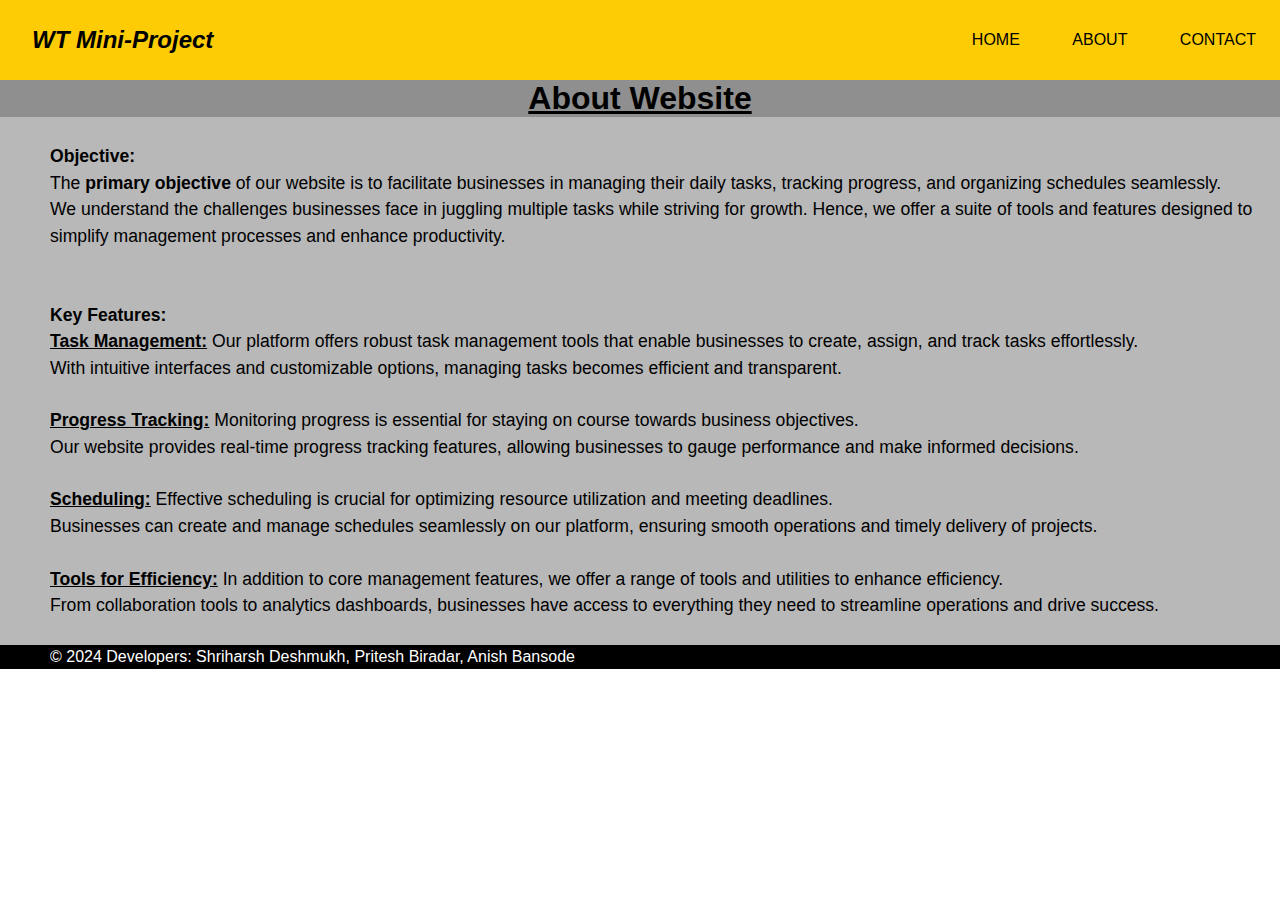
<file: About.html>
<!DOCTYPE html>
<html lang="en">
<head>
    <meta charset="UTF-8">
    <meta name="viewport" content="width=device-width, initial-scale=1.0">
    <title>Home</title>
    <link rel="stylesheet" href="style.css">
</head>
<body>
    <nav>
        <div class="logo">WT Mini-Project</div>
        <div class="nav-item">
            <a href="/">HOME</a>
            <a href="/General Pages/About.html">ABOUT</a>
            <a href="/General Pages/Contact.html">CONTACT</a>
        </div>
    </nav>
    <h1 style="text-align: center; background-color: rgb(143, 143, 143);"><u>About Website</u></h1>
    <div class="column-1">
        <p> <br><b>Objective:</b> 
            <br>The <b>primary objective</b> of our website is to facilitate businesses in managing their 
            daily tasks, tracking progress, and organizing schedules seamlessly. <br>We understand 
            the challenges businesses face in juggling multiple tasks while striving for growth.
             Hence, we offer a suite of tools and features designed to simplify management 
             processes and enhance productivity.
            <br>
            <br>
            <br>

            <b>Key Features:</b> <br>
            <u><b>Task Management:</b></u> Our platform offers robust task management tools that 
            enable businesses to create, assign, and track tasks effortlessly. <br>With intuitive 
            interfaces and customizable options, managing tasks becomes efficient and transparent.
            <br><br>
            <u><b>Progress Tracking:</b></u> Monitoring progress is essential for staying on course
             towards business objectives. <br>Our website provides real-time progress tracking features, 
             allowing businesses to gauge performance and make informed decisions.
            <br><br>
            <u><b>Scheduling:</b></u> Effective scheduling is crucial for optimizing resource 
            utilization and meeting deadlines. <br>Businesses can create and manage schedules seamlessly
             on our platform, ensuring smooth operations and timely delivery of projects.
            <br><br>
            <u><b>Tools for Efficiency:</b></u>  In addition to core management features, we offer 
            a range of tools and utilities to enhance efficiency. <br>From collaboration tools to 
            analytics dashboards, businesses have access to everything they need to streamline 
            operations and drive success.
            <br><br>
        </p>
    </div>

    <div class="column-2">
        <p> &copy; 2024 Developers: Shriharsh Deshmukh, Pritesh Biradar, Anish Bansode
        </p>
    </div>

</body>
</html>
</file>
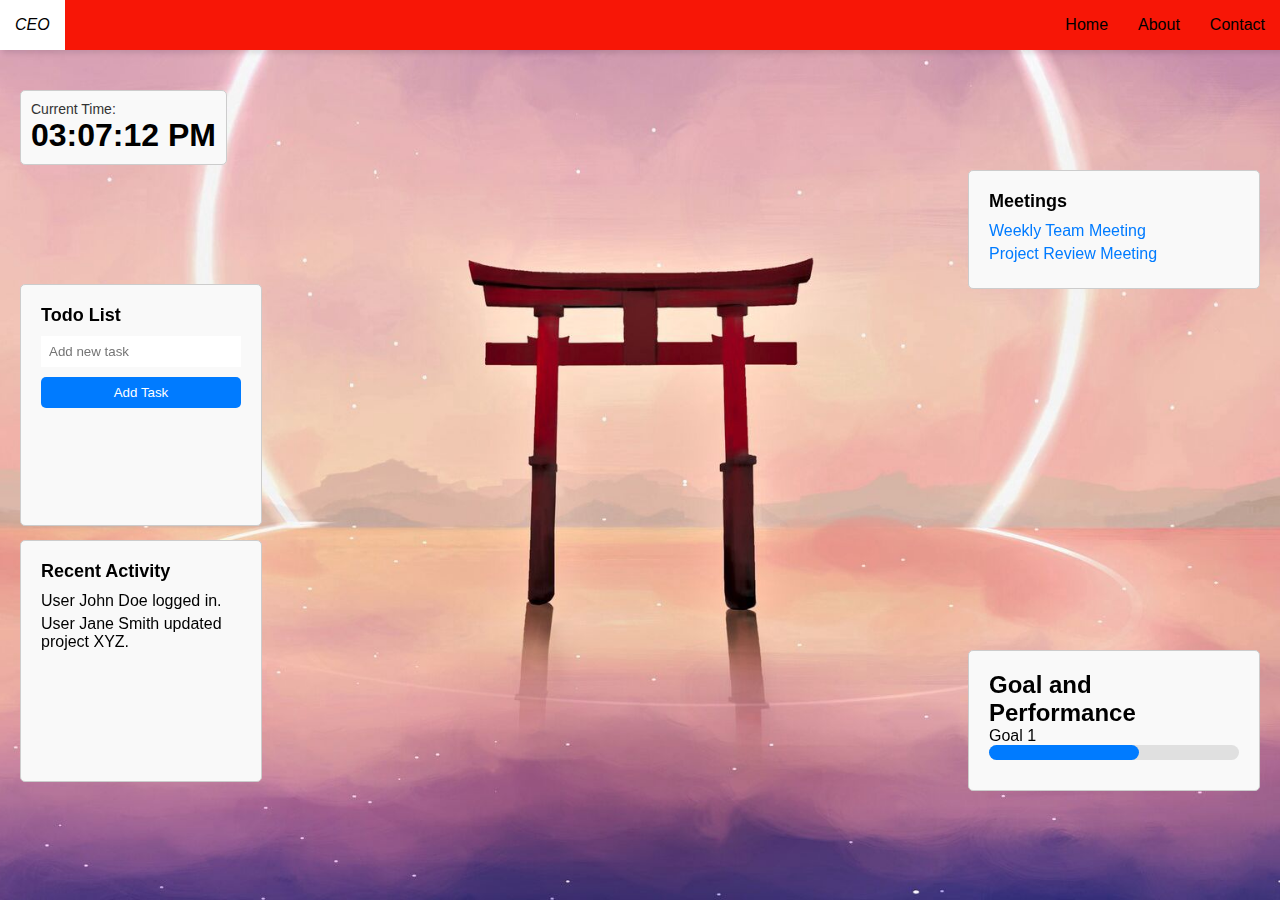
<file: ceo.html>
<!DOCTYPE html>
<html lang="en">
<head>
    <meta charset="UTF-8">
    <meta name="viewport" content="width=device-width, initial-scale=1.0">
    <title>Employee</title>
    <link rel="stylesheet" href="c.styles.css">
</head>
<body>
    <nav>
            <ul  class="menu">
                <li><i><a href="#">CEO</a></i></li>
                <li><a href="/">Home</a></li>
                <li><a href="/General Pages/About.html">About</a></li>
                <li><a href="/General Pages/Contact.html">Contact</a></li>
            </ul>
        
    </nav>

    <div class="time-zone">
        <p>Current Time:</p>
        <h1><span id="currentTime"></span></h1>

        <script>
            function updateTime() {
              var now = new Date();
              var hours = now.getHours();
              var minutes = now.getMinutes();
              var seconds = now.getSeconds();
              var ampm = hours >= 12 ? 'PM' : 'AM'; 
              hours = hours % 12;
              hours = hours ? hours : 12;
              
              hours = (hours < 10) ? "0" + hours : hours;
              minutes = (minutes < 10) ? "0" + minutes : minutes;
              seconds = (seconds < 10) ? "0" + seconds : seconds;
              
              var timeString = hours + ":" + minutes + ":" + seconds + " " + ampm;
              
              document.getElementById("currentTime").textContent = timeString;
            }
            
            // Updater:
            setInterval(updateTime, 1000);
            
            // initialization:
            updateTime();
            </script>
    </div>

    <div class="todo-container">
        <h2>Todo List</h2>
        <input type="text" id="taskInput" placeholder="Add new task">
        <button onclick="addTask()">Add Task</button>
        <ul id="taskList"></ul>
    </div>

    <div class="activity-box">
        <h2>Recent Activity</h2>
        <ul id="activityList">
            <li>User John Doe logged in.</li>
            <li>User Jane Smith updated project XYZ.</li>
            <!-- Add more activity items as needed -->
        </ul>
    </div>

    <div class="meeting-section">
        <h2>Meetings</h2>
        <ul id="meetingList">
            <li><a href="#">Weekly Team Meeting</a></li>
            <li><a href="#">Project Review Meeting</a></li>
            <!-- Add more meeting links as needed -->
        </ul>
    </div>

    <!-- Goal and Performance Box -->
<!-- Goal and Performance Box -->
<div class="goal-performance-box">
    <h2>Goal and Performance</h2>
    <div class="goal">
        <p>Goal 1</p>
        <div class="progress-bar">
            <div class="progress"></div>
        </div>
    </div>
    <!-- Add more goals or performance indicators as needed -->
</div>



    <script src="script.js"></script>   
<script src="script.js"></script>
</body>
</html>
</file>
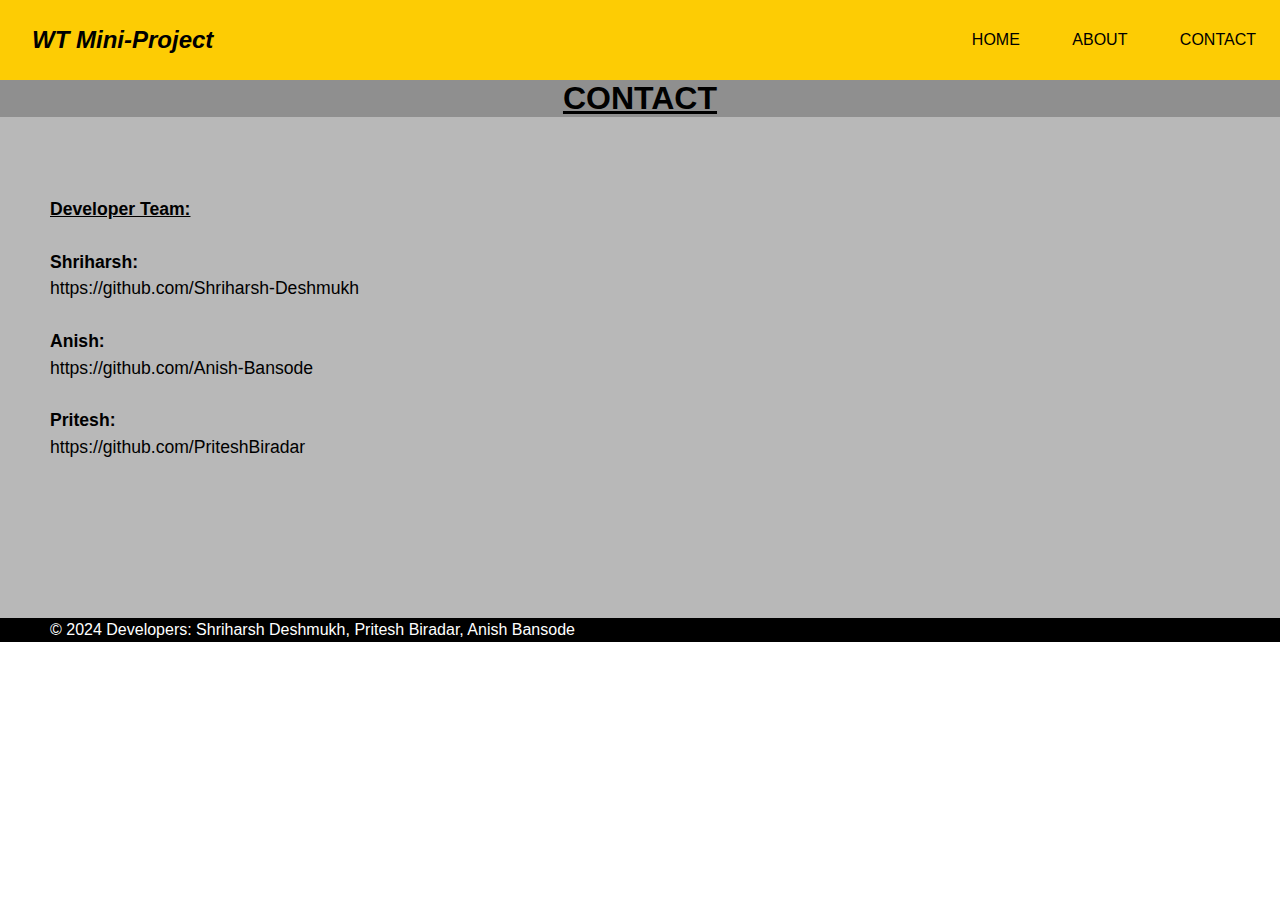
<file: Contact.html>
<!DOCTYPE html>
<html lang="en">
<head>
    <meta charset="UTF-8">
    <meta name="viewport" content="width=device-width, initial-scale=1.0">
    <title>Home</title>
    <link rel="stylesheet" href="style.css">
</head>
<body>
    <nav>
        <div class="logo">WT Mini-Project</div>
        <div class="nav-item">
            <a href="/">HOME</a>
            <a href="/General Pages/About.html">ABOUT</a>
            <a href="/General Pages/Contact.html">CONTACT</a>
        </div>
    </nav>
    <h1 style="text-align: center; background-color: rgb(143, 143, 143);"><u>CONTACT</u></h1>
    <div class="column-1">
        <p> <br><br><br><b><u>Developer Team:</u></b><br><br>
        <b>Shriharsh:</b><br>https://github.com/Shriharsh-Deshmukh <br><br>
        <b>Anish:</b><br>https://github.com/Anish-Bansode <br><br>
        <b>Pritesh:</b><br>https://github.com/PriteshBiradar <br>

        <br><br><br><br><br><br>    
        </p>
    </div>

    <div class="column-2">
        <p> &copy; 2024 Developers: Shriharsh Deshmukh, Pritesh Biradar, Anish Bansode
        </p>
    </div>

</body>
</html>
</file>
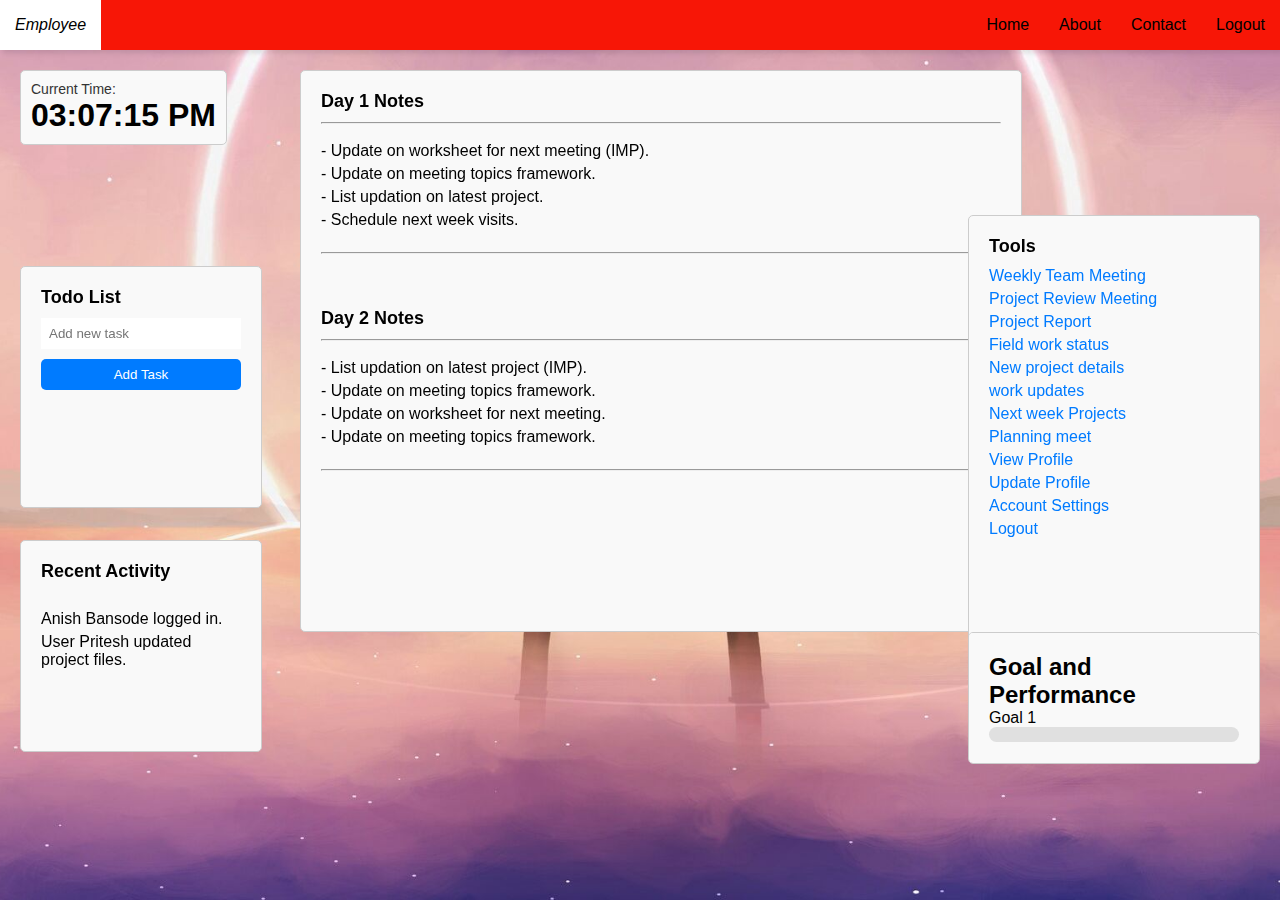
<file: employee.html>
<!DOCTYPE html>
<html lang="en">
<head>
    <meta charset="UTF-8">
    <meta name="viewport" content="width=device-width, initial-scale=1.0">
    <title>Employee</title>
    <link rel="stylesheet" href="e.styles.css">
</head>
<body>
    <nav>
            <ul  class="menu">
                <li><i><a href="#">Employee</a></i></li>
                <li><a href="/">Home</a></li>
                <li><a href="/General Pages/About.html">About</a></li>
                <li><a href="/General Pages/Contact.html">Contact</a></li>
                <li><a href="/">Logout</a></li>
            </ul>
        
    </nav>

    <div class="time-zone">
        <p>Current Time:</p>
        <h1><span id="currentTime"></span></h1>

        <script>
            function updateTime() {
              var now = new Date();
              var hours = now.getHours();
              var minutes = now.getMinutes();
              var seconds = now.getSeconds();
              var ampm = hours >= 12 ? 'PM' : 'AM'; 
              hours = hours % 12;
              hours = hours ? hours : 12;
              
              hours = (hours < 10) ? "0" + hours : hours;
              minutes = (minutes < 10) ? "0" + minutes : minutes;
              seconds = (seconds < 10) ? "0" + seconds : seconds;
              
              var timeString = hours + ":" + minutes + ":" + seconds + " " + ampm;
              
              document.getElementById("currentTime").textContent = timeString;
            }
            
            // Updater:
            setInterval(updateTime, 1000);
            
            // initialization:
            updateTime();
            </script>
    </div>

    <div class="todo-container">
        <h2>Todo List</h2>
        <input type="text" id="taskInput" placeholder="Add new task">
        <button onclick="addTask()">Add Task</button>
        <ul id="taskList"></ul>
    </div>

    <div class="activity-box">
        <h2>Recent Activity</h2><br>
        <ul id="activityList">
            <li>Anish Bansode logged in.</li>
            <li>User Pritesh updated project files.</li>
        </ul>
    </div>

    <div class="notes-box">
        <h2>Day 1 Notes</h2>
        <hr><br>
        <ul id="activityList">
            <li>- Update on worksheet for next meeting (IMP).</li>
            <li>- Update on meeting topics framework.</li>
            <li>- List updation on latest project.</li>
            <li>- Schedule next week visits.</li>
        </ul><br><hr><br><br><br>

        <h2>Day 2 Notes</h2>
        <hr><br>
        <ul id="activityList">
            <li>- List updation on latest project (IMP).</li>
            <li>- Update on meeting topics framework.</li>
            <li>- Update on worksheet for next meeting.</li>
            <li>- Update on meeting topics framework.</li>
        </ul><br><hr>

    </div>

    <div class="meeting-section">
        <h2>Tools</h2>
        <ul id="meetingList">
            <li><a href="#">Weekly Team Meeting</a></li>
            <li><a href="#">Project Review Meeting</a></li>
            <li><a href="#">Project Report</a></li>
            <li><a href="#">Field work status</a></li>
            <li><a href="#">New project details</a></li>
            <li><a href="#">work updates</a></li>
            <li><a href="#">Next week Projects</a></li>
            <li><a href="#">Planning meet</a></li>
            <li><a href="#">View Profile</a></li>
            <li><a href="#">Update Profile</a></li>
            <li><a href="#">Account Settings</a></li>
            <li><a href="/">Logout</a></li>
        </ul>
    </div>

<div class="goal-performance-box">
    <h2>Goal and Performance</h2>
    <div class="goal">
        <p>Goal 1</p>
        <div class="progress-bar">
            <div class="progress"></div>
        </div>
    </div>
</div>



    <script src="script.js"></script>   
<script src="script.js"></script>
</body>
</html>
</file>
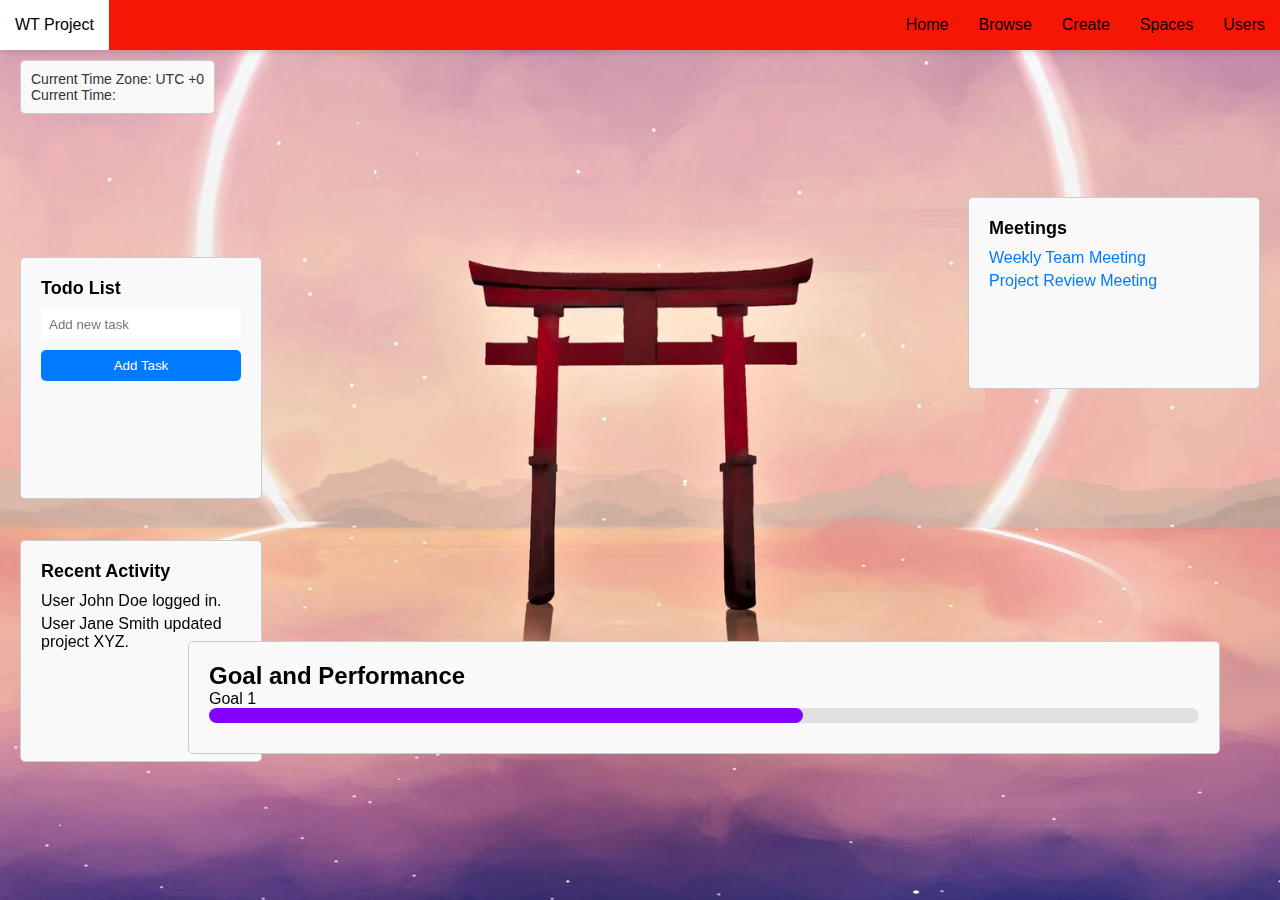
<file: Empyee.html>
<!DOCTYPE html>
<html lang="en">
<head>
    <meta charset="UTF-8">
    <meta name="viewport" content="width=device-width, initial-scale=1.0">
    <title>Employee</title>
    <link rel="stylesheet" href="styles.css">
</head>
<body>
    <nav>
        <ul  class="menu">
            <li><a href="#">WT Project</a></li>
            <li><a href="#">Home</a></li>
            <li><a href="#">Browse</a></li>
            <li><a href="#">Create</a></li>
            <li><a href="#">Spaces</a></li>
            <li><a href="#">Users</a></li>
           
        </ul>
        
    </nav>

    <div class="time-zone">
        <p>Current Time Zone: UTC +0</p>
        <!-- You can dynamically update the time using JavaScript if needed -->
        <p>Current Time: <span id="currentTime"></span></p>
    </div>

    <div class="todo-container">
        <h2>Todo List</h2>
        <input type="text" id="taskInput" placeholder="Add new task">
        <button onclick="addTask()">Add Task</button>
        <ul id="taskList"></ul>
    </div>

    <div class="activity-box">
        <h2>Recent Activity</h2>
        <ul id="activityList">
            <li>User John Doe logged in.</li>
            <li>User Jane Smith updated project XYZ.</li>
            <!-- Add more activity items as needed -->
        </ul>
    </div>

    <div class="meeting-section">
        <h2>Meetings</h2>
        <ul id="meetingList">
            <li><a href="#">Weekly Team Meeting</a></li>
            <li><a href="#">Project Review Meeting</a></li>
            <!-- Add more meeting links as needed -->
        </ul>
    </div>

    <!-- Goal and Performance Box -->
<!-- Goal and Performance Box -->
<div class="goal-performance-box">
    <h2>Goal and Performance</h2>
    <div class="goal">
        <p>Goal 1</p>
        <div class="progress-bar">
            <div class="progress"></div>
        </div>
    </div>
    <!-- Add more goals or performance indicators as needed -->
</div>



    <script src="script.js"></script>   
<script src="script.js"></script>
</body>
</html>
</file>
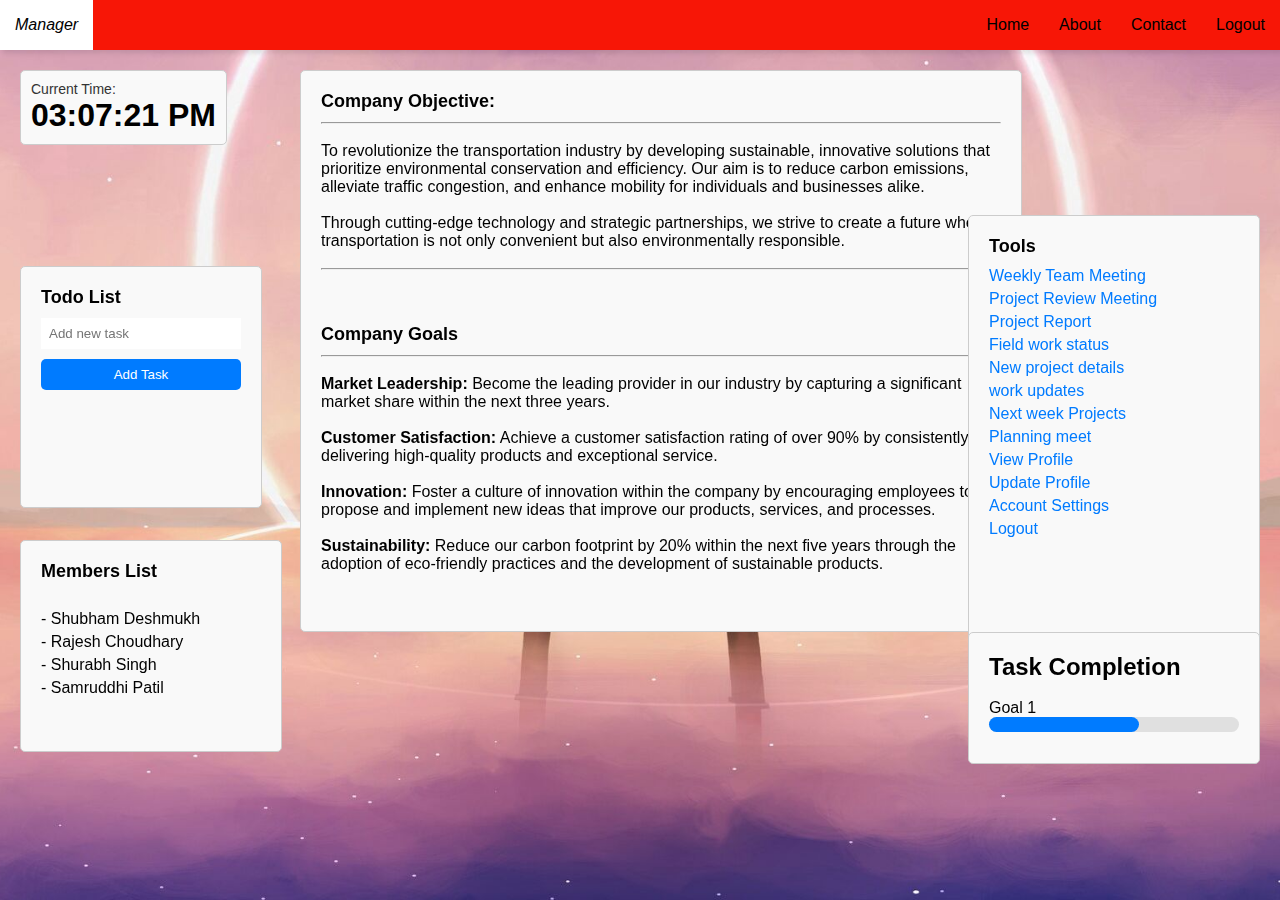
<file: manager.html>
<!DOCTYPE html>
<html lang="en">
<head>
    <meta charset="UTF-8">
    <meta name="viewport" content="width=device-width, initial-scale=1.0">
    <title>Manager Dashboard</title>
    <link rel="stylesheet" href="m.styles.css">
</head>
<body>
    <nav>
            <ul  class="menu">
                <li><i><a href="#">Manager</a></i></li>
                <li><a href="/">Home</a></li>
                <li><a href="/General Pages/About.html">About</a></li>
                <li><a href="/General Pages/Contact.html">Contact</a></li>
                <li><a href="/">Logout</a></li>
            </ul>
        
    </nav>

    <div class="time-zone">
        <p>Current Time:</p>
        <h1><span id="currentTime"></span></h1>

        <script>
            function updateTime() {
              var now = new Date();
              var hours = now.getHours();
              var minutes = now.getMinutes();
              var seconds = now.getSeconds();
              var ampm = hours >= 12 ? 'PM' : 'AM'; 
              hours = hours % 12;
              hours = hours ? hours : 12;
              
              hours = (hours < 10) ? "0" + hours : hours;
              minutes = (minutes < 10) ? "0" + minutes : minutes;
              seconds = (seconds < 10) ? "0" + seconds : seconds;
              
              var timeString = hours + ":" + minutes + ":" + seconds + " " + ampm;
              
              document.getElementById("currentTime").textContent = timeString;
            }
            
            // Updater:
            setInterval(updateTime, 1000);
            
            // initialization:
            updateTime();
            </script>
    </div>

    <div class="todo-container">
        <h2>Todo List</h2>
        <input type="text" id="taskInput" placeholder="Add new task">
        <button onclick="addTask()">Add Task</button>
        <ul id="taskList"></ul>
    </div>

    <div class="activity-box">
        <h2>Members List</h2><br>
        <ul id="activityList">
            <li>- Shubham Deshmukh</li>
            <li>- Rajesh Choudhary</li>
            <li>- Shurabh Singh</li>
            <li>- Samruddhi Patil</li>
        </ul>
    </div>

    <div class="notes-box">
        <h2>Company Objective:</h2>
        <hr><br>
        <p>To revolutionize the transportation industry by developing sustainable, 
            innovative solutions that prioritize environmental conservation and efficiency.
            Our aim is to reduce carbon emissions, alleviate traffic congestion, 
            and enhance mobility for individuals and businesses alike. <br><br>Through 
            cutting-edge technology and strategic partnerships, we strive to create
            a future where transportation is not only convenient but also environmentally
            responsible.</p><br><hr><br><br><br>

        <h2>Company Goals</h2>
        <hr><br>
        <p> <b>Market Leadership:</b> Become the leading provider in our industry by capturing a significant market share within the next three years.
            <br> <br>
            <b>Customer Satisfaction:</b> Achieve a customer satisfaction rating of over 90% by consistently delivering high-quality products and exceptional service.
            <br> <br>
            <b>Innovation:</b> Foster a culture of innovation within the company by encouraging employees to propose and implement new ideas that improve our products, services, and processes.
            <br> <br>   
            <b>Sustainability:</b> Reduce our carbon footprint by 20% within the next five years through the adoption of eco-friendly practices and the development of sustainable products.
        </p>
    </div>

    <div class="meeting-section">
        <h2>Tools</h2>
        <ul id="meetingList">
            <li><a href="#">Weekly Team Meeting</a></li>
            <li><a href="#">Project Review Meeting</a></li>
            <li><a href="#">Project Report</a></li>
            <li><a href="#">Field work status</a></li>
            <li><a href="#">New project details</a></li>
            <li><a href="#">work updates</a></li>
            <li><a href="#">Next week Projects</a></li>
            <li><a href="#">Planning meet</a></li>
            <li><a href="#">View Profile</a></li>
            <li><a href="#">Update Profile</a></li>
            <li><a href="#">Account Settings</a></li>
            <li><a href="/">Logout</a></li>
        </ul>
    </div>

<div class="goal-performance-box">
    <h2>Task Completion</h2>
    <br>
    <div class="goal">
        <p>Goal 1</p>
        <div class="progress-bar">
            <div class="progress"></div>
        </div>
    </div>
</div>



    <script src="script.js"></script>   
<script src="script.js"></script>
</body>
</html>
</file>
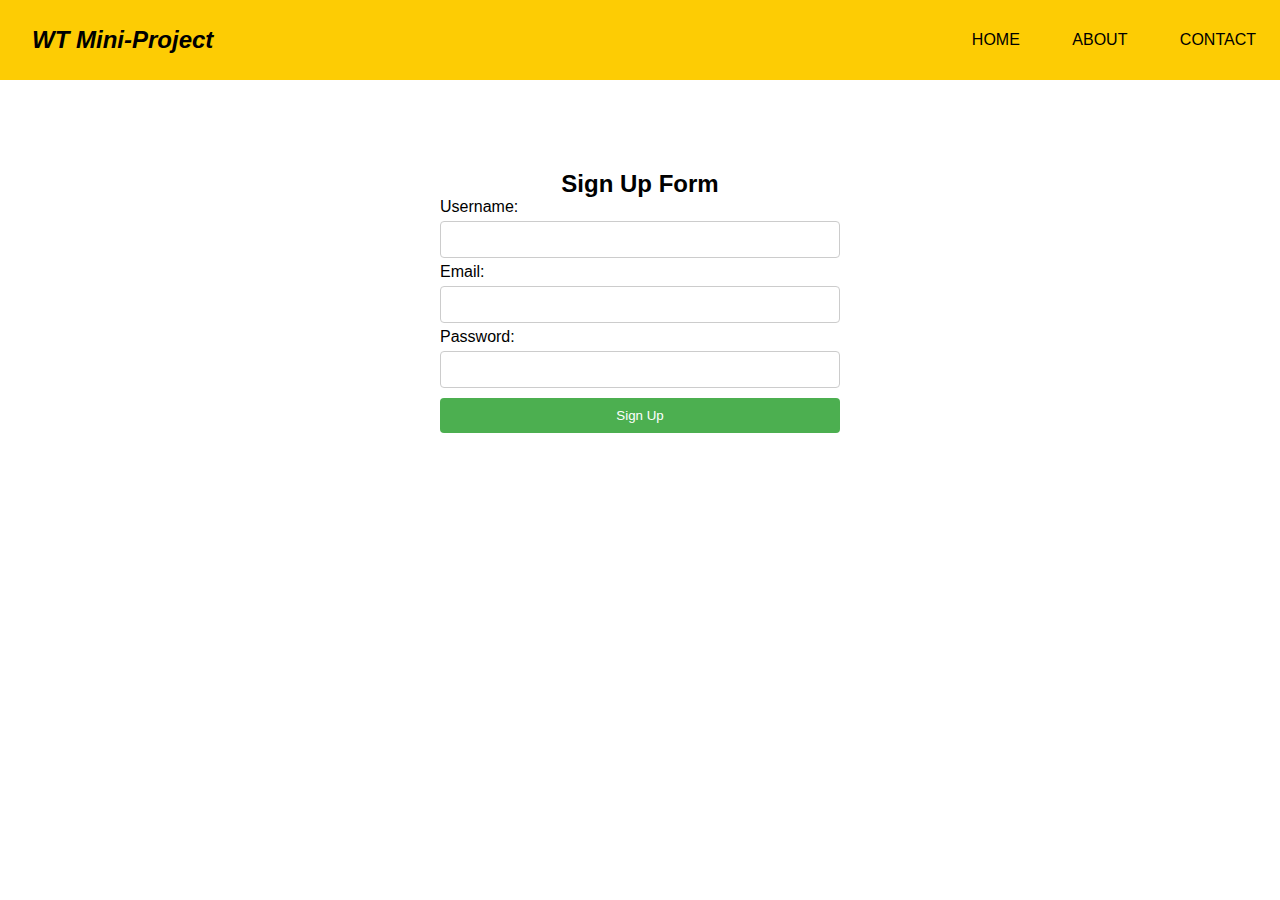
<file: Signup.html>
<!DOCTYPE html>
<html lang="en">
<head>
<meta charset="UTF-8">
<meta name="viewport" content="width=device-width, initial-scale=1.0">
<title>Sign Up Form</title>
<style>
    form {
        max-width: 400px;
        margin: 0 auto;
    }
    input[type="text"], input[type="email"], input[type="password"] {
        width: 100%;
        padding: 10px;
        margin: 5px 0;
        border: 1px solid #ccc;
        border-radius: 4px;
        box-sizing: border-box;
    }
    input[type="submit"] {
        width: 100%;
        background-color: #4CAF50;
        color: white;
        padding: 10px;
        margin: 5px 0;
        border: none;
        border-radius: 4px;
        cursor: pointer;
    }
    nav {
    height: 80px;
    background: #fdcc04;
    display: flex;
    justify-content: space-between;
    align-items: center;
    padding: 0rem calc((100vw - 1300px)/2);
}

.logo {
    color: #000;
    font-size: 1.5rem;
    font-weight: bold;
    font-style: italic;
    padding: 0 2rem;
}

nav a {
    text-decoration: none;
    color: #000;
    padding: 0 1.5rem;
}

nav a:hover {
    color: #ffffff;
}
*{
    box-sizing: border-box;
    margin:0;
    padding: 0;
    font-family: 'Trebuchet MS', 'Lucida Sans Unicode', 'Lucida Grande', 'Lucida Sans', Arial, sans-serif;
    
}


</style>
</head>
<body>
    <nav>
        <div class="logo">WT Mini-Project</div>
        <div class="nav-item">
            <a href="/">HOME</a>
            <a href="/General Pages/About.html">ABOUT</a>
            <a href="/General Pages/Contact.html">CONTACT</a>
        </div>
    </nav>

    
<br><br><br><br><br>
<h2 style="text-align: center;">Sign Up Form</h2>

<form id="signup-form">
    <label for="username">Username:</label>
    <input type="text" id="username" name="username" required>

    <label for="email">Email:</label>
    <input type="email" id="email" name="email" required>

    <label for="password">Password:</label>
    <input type="password" id="password" name="password" required>

    <input type="submit" value="Sign Up">
</form>

<script>
    document.getElementById("signup-form").addEventListener("submit", function(event) {
        event.preventDefault(); 
        
        
        var username = document.getElementById("username").value;
        var email = document.getElementById("email").value;
        var password = document.getElementById("password").value;

       
        var user = {
            username: username,
            email: email,
            password: password
        };

    
        localStorage.setItem("user", JSON.stringify(user));

    
        document.getElementById("signup-form").reset();

    
        alert("Sign up successful! User details saved locally.");

    
    });
</script>

</body>
</html>
</file>
<file: style.css>
*{
    box-sizing: border-box;
    margin:0;
    padding: 0;
    font-family: 'Trebuchet MS', 'Lucida Sans Unicode', 'Lucida Grande', 'Lucida Sans', Arial, sans-serif;
}

nav {
    height: 80px;
    background: #fdcc04;
    display: flex;
    justify-content: space-between;
    align-items: center;
    padding: 0rem calc((100vw - 1300px)/2);
}

.logo {
    color: #000;
    font-size: 1.5rem;
    font-weight: bold;
    font-style: italic;
    padding: 0 2rem;
}

nav a {
    text-decoration: none;
    color: #000;
    padding: 0 1.5rem;
}

nav a:hover {
    color: #ffffff;
}


.hero {
    background: #fdcc04;
}
.hero-container {
    display: grid;
    grid-template-columns: 1fr 1fr;
    height: 95vh;
    padding: 3rem calc((100vw - 1300px)/2);
}

.column-left {
    display: flex;
    flex-direction: column;
    justify-content: center;
    align-content: center;
    color: #000;
    padding: 0rem 2rem;
}

.column-left h1 {
    margin-bottom: 1rem;
    font-size: 4.8rem;
}

.column-left p {
    margin-bottom: 2rem;
    font-size: 1.5rem;
    line-height: 1.5;
}

button {
    padding: 1rem 3rem;
    font-size: 1rem;
    border: none;
    color: #fdcc04;
    background: #000;
    cursor:pointer;
    border-radius: 50px;
}

button:hover {
    background: #fff;
    color: #000;
}

.column-right {
    display: flex;
    justify-content: center;
    align-content: center;
    padding: 0rem 2rem;
}



.hero-image {
    width: 100%;
    height: 100%;
}

@media screen and (max-width: 768px) {
    .hero-container {
        grid-template-columns: 1fr;
    }
}

.column-1 p {
    margin-bottom: 0rem;
    font-size: 1.1rem;
    line-height: 1.5;
    padding: 0 0 0 50px;
    background: #b8b8b8;
}

.column-2 p {
    font-size: 1.0rem;
    line-height: 1.5;
    padding: 0 0 0 50px;
    background: #000000;
    color: #fff;
}
</file>
<file: c.styles.css>
*
{
    padding: 0;
    margin: 0;
}
body
{
    min-width: 100%;
    min-height: 100vh;
    
    font-family: 'Segoe UI', Tahoma, Geneva, Verdana, sans-serif;
    background-image:  url(wallpaper.jpg); 
    background-position : center; 
    background-size: cover;
    background-repeat: none;

}
nav
{
    background-color: #f71606;
    box-shadow: 3px 3px 5px rgba(0, 0, 0, 0.1);
    
}

nav ul{
    width: 100%;
    
    list-style: none;
    display: flex;
    justify-content: flex-end;
    align-items: center;

}
nav li
{
    height: 50px;
}

nav a
{
    height: 100%;
    text-decoration:none;
    padding: 0 15px;
    display: flex;
    align-items: center;
    color: #000;
    
}

nav a:hover
{
    background-color: white;    
}

nav li:first-child
{
    margin-right:auto;
}

/* styles.css */

body {
    font-family: Arial, sans-serif;
}

/* Updated CSS */

/* Navbar styles */
#navbarList {
    list-style-type: none;
    margin: 0;
    padding: 0;
    background-color: #333;
    overflow: hidden;
}

#navbarList li {
    float: left;
}

#navbarList li a {
    display: block;
    color: white;
    text-align: center;
    padding: 14px 16px;
    text-decoration: none;
}

#navbarList li a:hover {
    background-color: #ddd;
    color: black;
}

/* Todo list styles */
/* Updated CSS */

/* Todo list styles */
.todo-container {
    position: fixed;
    top: 45%;
    left: 20px; /* Adjust left position as needed */
    transform: translateY(-50%);
    max-width: 200px; /* Adjust the width of the todo list */
    height: 200px; /* Adjust the height of the todo list */
    overflow-y: auto; /* Add vertical scrollbar if content exceeds height */
    padding: 20px;
    background-color: #f9f9f9;
    border: 1px solid #ccc;
    border-radius: 5px;
}


.todo-container h2 {
    font-size: 18px;
    margin-top: 0;
    margin-bottom: 10px;
}

.todo-container input[type="text"] {
    width: calc(100% - 16px);
    outline: none;
    border: none;
    padding: 8px;
    margin-bottom: 10px;
}

.todo-container button {
    width: 100%;
    padding: 8px;
    background-color: #007bff;
    color: white;
    border: none;
    border-radius: 5px;
    cursor: pointer;
}

.todo-container button:hover {
    background-color: #0056b3;
}

.todo-container ul {
    list-style-type: none;
    padding: 0;
    margin: 0;
}

.todo-container li {
    margin-bottom: 5px;
    padding: 8px;
    border: 1px solid #ccc;
    background-color: #fff;
}

.todo-container .completed {
    text-decoration: line-through;
}

/* Updated CSS for Todo List Remove Button */

.todo-container button.remove-button {
    padding: 5px 10px; /* Adjust padding for smaller button size */
    background-color: #dc3545; /* Red color for the button */
    color: white;
    border: none;
    border-radius: 3px;
    cursor: pointer;
    transition: background-color 0.3s; /* Add transition effect for hover */
}

.todo-container button.remove-button:hover {
    background-color: #c82333; /* Darker shade of red on hover */
}


/* Updated CSS */

/* Time Zone styles */
/* Updated CSS */

/* Time Zone styles */
.time-zone {
    position: fixed;
    top: 90px; /* Adjust top position as needed to be below the navbar */
    left: 20px; /* Adjust left position as needed */
    padding: 10px;
    background-color: #f9f9f9;
    border: 1px solid #ccc;
    border-radius: 5px;
    z-index: 100; /* Ensure the time zone is above other elements */
}

.time-zone p {
    margin: 0;
    font-size: 14px;
    color: #333;
}

.time-zone #currentTime {
    font-weight: bold;
}

/* Updated CSS */

/* Activity Box styles */
.activity-box {
    position: fixed;
    top: calc(50% + 90px); /* Position below the todo list */
    left: 20px; /* Adjust left position as needed */
    max-width: 200px; /* Adjust the width of the activity box */
    height: 200px; /* Adjust the height of the activity box */
    overflow-y: auto; /* Add vertical scrollbar if content exceeds height */
    padding: 20px;
    background-color: #f9f9f9;
    border: 1px solid #ccc;
    border-radius: 5px;
}

.activity-box h2 {
    font-size: 18px;
    margin-top: 0;
    margin-bottom: 10px;
}

.activity-box ul {
    list-style-type: none;
    padding: 0;
    margin: 0;
}

.activity-box li {
    margin-bottom: 5px;
}

/* Updated CSS */

/* Meeting Section styles */
/* Updated CSS */

/* Meeting Section styles */
.meeting-section {
    position: fixed;
    top: calc(50% - 280px); /* Position in the middle */
    right: 20px; /* Adjust right position as needed */
    width: 250px; /* Increase the width of the meeting section */
    max-height: 200px; /* Adjust the maximum height of the meeting section */
    overflow-y: auto; /* Add vertical scrollbar if content exceeds height */
    padding: 20px;
    background-color: #f9f9f9;
    border: 1px solid #ccc;
    border-radius: 5px;
}

.meeting-section h2 {
    font-size: 18px;
    margin-top: 0;
    margin-bottom: 10px;
}

.meeting-section ul {
    list-style-type: none;
    padding: 0;
    margin: 0;
}

.meeting-section li {
    margin-bottom: 5px;
}

.meeting-section li a {
    color: #007bff;
    text-decoration: none;
}

.meeting-section li a:hover {
    text-decoration: underline;
}

/* Goal and Performance Box styles */
/* Goal and Performance Box styles */
.goal-performance-box {
    position: fixed;
    top: calc(50% + 200px); /* Position below the meeting box */
    right: 20px; /* Adjust right position as needed */
    width: 250px; /* Adjust the width of the goal and performance box */
    max-height: 200px; /* Adjust the maximum height of the goal and performance box */
    overflow-y: auto; /* Add vertical scrollbar if content exceeds height */
    padding: 20px;
    background-color: #f9f9f9;
    border: 1px solid #ccc;
    border-radius: 5px;
}

/* Progress bar styles */
.progress-bar {
    width: 100%;
    background-color: #e0e0e0;
    height: 15px; /* Adjusted height */
    border-radius: 10px;
    margin-bottom: 10px;
}

.progress {
    width: 60%; /* Change the width to represent progress */
    background-color: #007bff; /* Progress bar color */
    height: 100%;
    border-radius: 10px;
}
</file>
<file: e.styles.css>
*
{
    padding: 0;
    margin: 0;
}
body
{
    min-width: 100%;
    min-height: 100vh;
    
    font-family: 'Segoe UI', Tahoma, Geneva, Verdana, sans-serif;
    background-image:  url(wallpaper.jpg); 
    background-position : center; 
    background-size: cover;
    background-repeat: none;

}
nav
{
    background-color: #f71606;
    box-shadow: 3px 3px 5px rgba(0, 0, 0, 0.1);
    
}

nav ul{
    width: 100%;
    
    list-style: none;
    display: flex;
    justify-content: flex-end;
    align-items: center;

}
nav li
{
    height: 50px;
}

nav a
{
    height: 100%;
    text-decoration:none;
    padding: 0 15px;
    display: flex;
    align-items: center;
    color: #000;
    
}

nav a:hover
{
    background-color: white;    
}

nav li:first-child
{
    margin-right:auto;
}



body {
    font-family: Arial, sans-serif;
}



/* Navbar */
#navbarList {
    list-style-type: none;
    margin: 0;
    padding: 0;
    background-color: #333;
    overflow: hidden;
}

#navbarList li {
    float: left;
}

#navbarList li a {
    display: block;
    color: white;
    text-align: center;
    padding: 14px 16px;
    text-decoration: none;
}

#navbarList li a:hover {
    background-color: #ddd;
    color: black;
}


/* Todo list  */
.todo-container {
    position: fixed;
    top: 43%;
    left: 20px; 
    transform: translateY(-50%);
    max-width: 200px; 
    height: 200px; 
    overflow-y: auto; 
    padding: 20px;
    background-color: #f9f9f9;
    border: 1px solid #ccc;
    border-radius: 5px;
}


.todo-container h2 {
    font-size: 18px;
    margin-top: 0;
    margin-bottom: 10px;
}

.todo-container input[type="text"] {
    width: calc(100% - 16px);
    outline: none;
    border: none;
    padding: 8px;
    margin-bottom: 10px;
}

.todo-container button {
    width: 100%;
    padding: 8px;
    background-color: #007bff;
    color: white;
    border: none;
    border-radius: 5px;
    cursor: pointer;
}

.todo-container button:hover {
    background-color: #0056b3;
}

.todo-container ul {
    list-style-type: none;
    padding: 0;
    margin: 0;
}

.todo-container li {
    margin-bottom: 5px;
    padding: 8px;
    border: 1px solid #ccc;
    background-color: #fff;
}

.todo-container .completed {
    text-decoration: line-through;
}



.todo-container button.remove-button {
    padding: 5px 10px; 
    background-color: #dc3545; 
    color: white;
    border: none;
    border-radius: 3px;
    cursor: pointer;
    transition: background-color 0.3s; 
}

.todo-container button.remove-button:hover {
    background-color: #c82333; 
}




/* Time Zone */
.time-zone {
    position: fixed;
    top: 70px; 
    left: 20px; 
    padding: 10px;
    background-color: #f9f9f9;
    border: 1px solid #ccc;
    border-radius: 5px;
    z-index: 100; 
}

.time-zone p {
    margin: 0;
    font-size: 14px;
    color: #333;
}

.time-zone #currentTime {
    font-weight: bold;
}



/* Activity Box */
.activity-box {
    position: fixed;
    top: calc(50% + 90px); 
    left: 20px; 
    max-width: 200px; 
    height: 170px; 
    overflow-y: auto; 
    padding: 20px;
    background-color: #f9f9f9;
    border: 1px solid #ccc;
    border-radius: 5px;
}

.activity-box h2 {
    font-size: 18px;
    margin-top: 0;
    margin-bottom: 10px;
}

.activity-box ul {
    list-style-type: none;
    padding: 0;
    margin: 0;
}

.activity-box li {
    margin-bottom: 5px;
}

/* Notes Box  */
.notes-box {
    position: fixed;
    top: 70px; 
    left: 300px; 
    width: 680px; 
    height: 520px; 
    overflow-y: auto; 
    padding: 20px;
    background-color: #f9f9f9;
    border: 1px solid #ccc;
    border-radius: 5px;
}

.notes-box h2 {
    font-size: 18px;
    margin-top: 0;
    margin-bottom: 10px;
}

.notes-box ul {
    list-style-type: none;
    padding: 0;
    margin: 0;
}

.notes-box li {
    margin-bottom: 5px;
}


/* Meeting Section */
.meeting-section {
    position: fixed;
    top: calc(55% - 280px); 
    right: 20px; 
    width: 250px; 
    height: 390px;
    overflow-y: auto; 
    padding: 20px;
    background-color: #f9f9f9;
    border: 1px solid #ccc;
    border-radius: 5px;
}

.meeting-section h2 {
    font-size: 18px;
    margin-top: 0;
    margin-bottom: 10px;
}

.meeting-section ul {
    list-style-type: none;
    padding: 0;
    margin: 0;
}

.meeting-section li {
    margin-bottom: 5px;
}

.meeting-section li a {
    color: #007bff;
    text-decoration: none;
}

.meeting-section li a:hover {
    text-decoration: underline;
}


/* Goal and Performance Box*/
.goal-performance-box {
    position: fixed;
    top: calc(48% + 200px); 
    right: 20px; 
    width: 250px; 
    height: 90px;
    overflow-y: auto; 
    padding: 20px;
    background-color: #f9f9f9;
    border: 1px solid #ccc;
    border-radius: 5px;
}

/* Progress bar */
.progress-bar {
    width: 100%;
    background-color: #e0e0e0;
    height: 15px; 
    border-radius: 10px;
    margin-bottom: 10px;
}

.progress {
    width: 60%; 
    background-color: #007bff; 
    border-radius: 10px;
}
</file>
<file: styles.css>
*
{
    padding: 0;
    margin: 0;
}
body
{
    min-width: 100%;
    min-height: 100vh;
    
    font-family: 'Segoe UI', Tahoma, Geneva, Verdana, sans-serif;
    background-image:  url(wallpaper.jpg); 
    background-position : center; 
    background-size: cover;
    background-repeat: none;

}
nav
{
    background-color: #f71606;
    box-shadow: 3px 3px 5px rgba(0, 0, 0, 0.1);
    
}

nav ul{
    width: 100%;
    
    list-style: none;
    display: flex;
    justify-content: flex-end;
    align-items: center;

}
nav li
{
    height: 50px;
}

nav a
{
    height: 100%;
    text-decoration:none;
    padding: 0 15px;
    display: flex;
    align-items: center;
    color: #000;
    
}

nav a:hover
{
    background-color: white;    
}

nav li:first-child
{
    margin-right:auto;
}


body {
    font-family: Arial, sans-serif;
}


#navbarList {
    list-style-type: none;
    margin: 0;
    padding: 0;
    background-color: #333;
    overflow: hidden;
}

#navbarList li {
    float: left;
}

#navbarList li a {
    display: block;
    color: white;
    text-align: center;
    padding: 14px 16px;
    text-decoration: none;
}

#navbarList li a:hover {
    background-color: #ddd;
    color: black;
}


/* Todo list */
.todo-container {
    position: fixed;
    top: 42%;
    left: 20px; 
    transform: translateY(-50%);
    max-width: 200px; 
    height: 200px; 
    overflow-y: auto; 
    padding: 20px;
    background-color: #f9f9f9;
    border: 1px solid #ccc;
    border-radius: 5px;
}


.todo-container h2 {
    font-size: 18px;
    margin-top: 0;
    margin-bottom: 10px;
}

.todo-container input[type="text"] {
    width: calc(100% - 16px);
    outline: none;
    border: none;
    padding: 8px;
    margin-bottom: 10px;
}

.todo-container button {
    width: 100%;
    padding: 8px;
    background-color: #007bff;
    color: white;
    border: none;
    border-radius: 5px;
    cursor: pointer;
}

.todo-container button:hover {
    background-color: #0056b3;
}

.todo-container ul {
    list-style-type: none;
    padding: 0;
    margin: 0;
}

.todo-container li {
    margin-bottom: 5px;
    padding: 8px;
    border: 1px solid #ccc;
    background-color: #fff;
}

.todo-container .completed {
    text-decoration: line-through;
}

/*Todo List Remove Button */

.todo-container button.remove-button {
    padding: 5px 10px; 
    background-color: #dc3545;
    color: white;
    border: none;
    border-radius: 3px;
    cursor: pointer;
    transition: background-color 0.3s;
}

.todo-container button.remove-button:hover {
    background-color: #c82333; 
}



/* Time Zone*/
.time-zone {
    position: fixed;
    top: 60px; 
    left: 20px; 
    padding: 10px;
    background-color: #f9f9f9;
    border: 1px solid #ccc;
    border-radius: 5px;
    z-index: 100; 
}
.time-zone p {
    margin: 0;
    font-size: 14px;
    color: #333;
}

.time-zone #currentTime {
    font-weight: bold;
}


/* Activity Box */
.activity-box {
    position: fixed;
    top: calc(50% + 90px); 
    left: 20px;
    max-width: 200px;
    height: 180px; 
    overflow-y: auto;
    padding: 20px;
    background-color: #f9f9f9;
    border: 1px solid #ccc;
    border-radius: 5px;
}

.activity-box h2 {
    font-size: 18px;
    margin-top: 0;
    margin-bottom: 10px;
}

.activity-box ul {
    list-style-type: none;
    padding: 0;
    margin: 0;
}

.activity-box li {
    margin-bottom: 5px;
}


/* Meeting Section*/
.meeting-section {
    position: fixed;
    top: calc(53% - 280px); 
    right: 20px; 
    width: 250px; 
    height: 150px; 
    overflow-y: auto; 
    padding: 20px;
    background-color: #f9f9f9;
    border: 1px solid #ccc;
    border-radius: 5px;
}

.meeting-section h2 {
    font-size: 18px;
    margin-top: 0;
    margin-bottom: 10px;
}

.meeting-section ul {
    list-style-type: none;
    padding: 0;
    margin: 0;
}

.meeting-section li {
    margin-bottom: 5px;
}

.meeting-section li a {
    color: #007bff;
    text-decoration: none;
}

.meeting-section li a:hover {
    text-decoration: underline;
}


/* Goal and Performance Box */
.goal-performance-box {
    position: fixed;
    top: calc(49% + 200px); 
    right: 60px; 
    width: 990px; 
    max-height: 100px; 
    overflow-y: auto;
    padding: 20px;
    background-color: #f9f9f9;
    border: 1px solid #ccc;
    border-radius: 5px;
}

/* Progress bar */
.progress-bar {
    width: 100%;
    background-color: #e0e0e0;
    height: 15px; 
    border-radius: 10px;
    margin-bottom: 10px;
}

.progress {
    width: 60%; 
    background-color: #8400ff; 
    height: 100%;
    border-radius: 10px;
}


.assign-form label {
    display: block;
    margin-bottom: 5px;
}

.assign-form input[type="text"],
.assign-form select {
    width: 100%;
    padding: 5px;
    margin-bottom: 10px;
    width: 200px;
}

.assign-form button {
    padding: 8px 20px;
    background-color: #007bff;
    color: white;
    border: none;
    border-radius: 3px;
    cursor: pointer;
}

.assign-form button:hover {
    background-color: #0056b3;
}

.assign-form{
    position: fixed;
    top: calc(85% - 280px);
    right: 20px;
    width: 250px;
    max-height: 200px;
    overflow-y: auto;
    padding: 20px;
    background-color: #f9f9f9;
    border: 1px solid #ccc;
    border-radius: 5px;
    
}
.demo {
    position: fixed;
    top: calc(53% - 280px);
    right: 340px;
    width: 700px;
    height: 399.9px;
    max-height: 417px;
    overflow-y: auto;
    padding: 20px;
    background-color: #f9f9f9;
    border: 1px solid #ccc;
    border-radius: 5px;
}
</file>
<file: m.styles.css>
*
{
    padding: 0;
    margin: 0;
}
body
{
    min-width: 100%;
    min-height: 100vh;
    
    font-family: 'Segoe UI', Tahoma, Geneva, Verdana, sans-serif;
    background-image:  url(wallpaper.jpg); 
    background-position : center; 
    background-size: cover;
    background-repeat: none;

}
nav
{
    background-color: #f71606;
    box-shadow: 3px 3px 5px rgba(0, 0, 0, 0.1);
    
}

nav ul{
    width: 100%;
    
    list-style: none;
    display: flex;
    justify-content: flex-end;
    align-items: center;

}
nav li
{
    height: 50px;
}

nav a
{
    height: 100%;
    text-decoration:none;
    padding: 0 15px;
    display: flex;
    align-items: center;
    color: #000;
    
}

nav a:hover
{
    background-color: white;    
}

nav li:first-child
{
    margin-right:auto;
}


body {
    font-family: Arial, sans-serif;
}


#navbarList {
    list-style-type: none;
    margin: 0;
    padding: 0;
    background-color: #333;
    overflow: hidden;
}

#navbarList li {
    float: left;
}

#navbarList li a {
    display: block;
    color: white;
    text-align: center;
    padding: 14px 16px;
    text-decoration: none;
}

#navbarList li a:hover {
    background-color: #ddd;
    color: black;
}

.todo-container {
    position: fixed;
    top: 43%;
    left: 20px; 
    transform: translateY(-50%);
    max-width: 200px; 
    height: 200px; 
    overflow-y: auto; 
    padding: 20px;
    background-color: #f9f9f9;
    border: 1px solid #ccc;
    border-radius: 5px;
}


.todo-container h2 {
    font-size: 18px;
    margin-top: 0;
    margin-bottom: 10px;
}

.todo-container input[type="text"] {
    width: calc(100% - 16px);
    outline: none;
    border: none;
    padding: 8px;
    margin-bottom: 10px;
}

.todo-container button {
    width: 100%;
    padding: 8px;
    background-color: #007bff;
    color: white;
    border: none;
    border-radius: 5px;
    cursor: pointer;
}

.todo-container button:hover {
    background-color: #0056b3;
}

.todo-container ul {
    list-style-type: none;
    padding: 0;
    margin: 0;
}

.todo-container li {
    margin-bottom: 5px;
    padding: 8px;
    border: 1px solid #ccc;
    background-color: #fff;
}

.todo-container .completed {
    text-decoration: line-through;
}

/*Todo List Remove Button */

.todo-container button.remove-button {
    padding: 5px 10px; 
    background-color: #dc3545; 
    color: white;
    border: none;
    border-radius: 3px;
    cursor: pointer;
    transition: background-color 0.3s; 
}

.todo-container button.remove-button:hover {
    background-color: #c82333; 
}




/* Time Zone */
.time-zone {
    position: fixed;
    top: 70px; 
    left: 20px; 
    padding: 10px;
    background-color: #f9f9f9;
    border: 1px solid #ccc;
    border-radius: 5px;
    z-index: 100; 
}

.time-zone p {
    margin: 0;
    font-size: 14px;
    color: #333;
}

.time-zone #currentTime {
    font-weight: bold;
}



/* Activity Box  */
.activity-box {
    position: fixed;
    top: calc(50% + 90px); 
    left: 20px; 
    width: 220px; 
    height: 170px; 
    overflow-y: auto; 
    padding: 20px;
    background-color: #f9f9f9;
    border: 1px solid #ccc;
    border-radius: 5px;
}

.activity-box h2 {
    font-size: 18px;
    margin-top: 0;
    margin-bottom: 10px;
}

.activity-box ul {
    list-style-type: none;
    padding: 0;
    margin: 0;
}

.activity-box li {
    margin-bottom: 5px;
}

/* Notes Box  */
.notes-box {
    position: fixed;
    top: 70px; 
    left: 300px; 
    width: 680px; 
    height: 520px; 
    overflow-y: auto; 
    padding: 20px;
    background-color: #f9f9f9;
    border: 1px solid #ccc;
    border-radius: 5px;
}

.notes-box h2 {
    font-size: 18px;
    margin-top: 0;
    margin-bottom: 10px;
}

.notes-box ul {
    list-style-type: none;
    padding: 0;
    margin: 0;
}

.notes-box li {
    margin-bottom: 5px;
}



/* Meeting Section  */
.meeting-section {
    position: fixed;
    top: calc(55% - 280px); 
    right: 20px; 
    width: 250px; 
    height: 390px; 
    overflow-y: auto; 
    padding: 20px;
    background-color: #f9f9f9;
    border: 1px solid #ccc;
    border-radius: 5px;
}

.meeting-section h2 {
    font-size: 18px;
    margin-top: 0;
    margin-bottom: 10px;
}

.meeting-section ul {
    list-style-type: none;
    padding: 0;
    margin: 0;
}

.meeting-section li {
    margin-bottom: 5px;
}

.meeting-section li a {
    color: #007bff;
    text-decoration: none;
}

.meeting-section li a:hover {
    text-decoration: underline;
}


/* Goal and Performance Box */
.goal-performance-box {
    position: fixed;
    top: calc(48% + 200px); 
    right: 20px; 
    width: 250px; 
    height: 90px; 
    overflow-y: auto; 
    padding: 20px;
    background-color: #f9f9f9;
    border: 1px solid #ccc;
    border-radius: 5px;
}

/* Progress bar */
.progress-bar {
    width: 100%;
    background-color: #e0e0e0;
    height: 15px; 
    border-radius: 10px;
    margin-bottom: 10px;
}

.progress {
    width: 60%; 
    background-color: #007bff; 
    height: 100%;
    border-radius: 10px;
}
</file>
